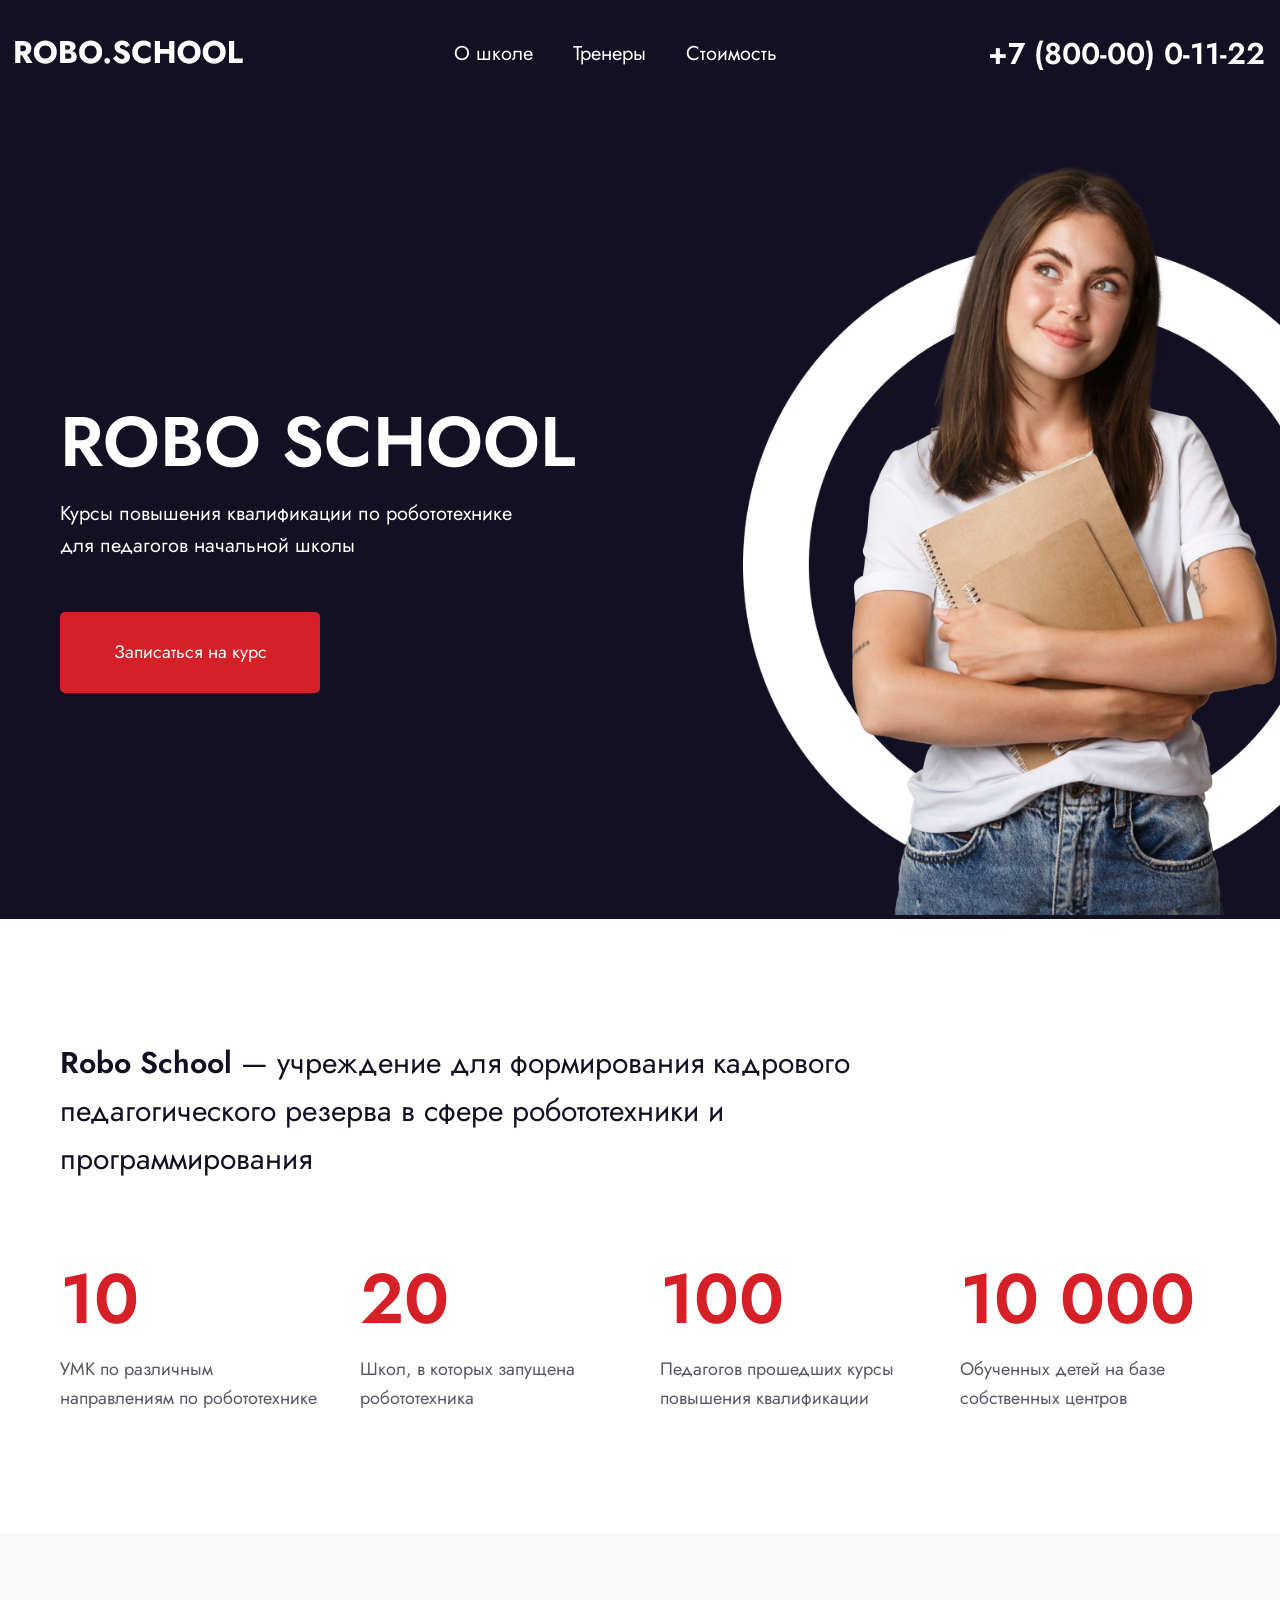
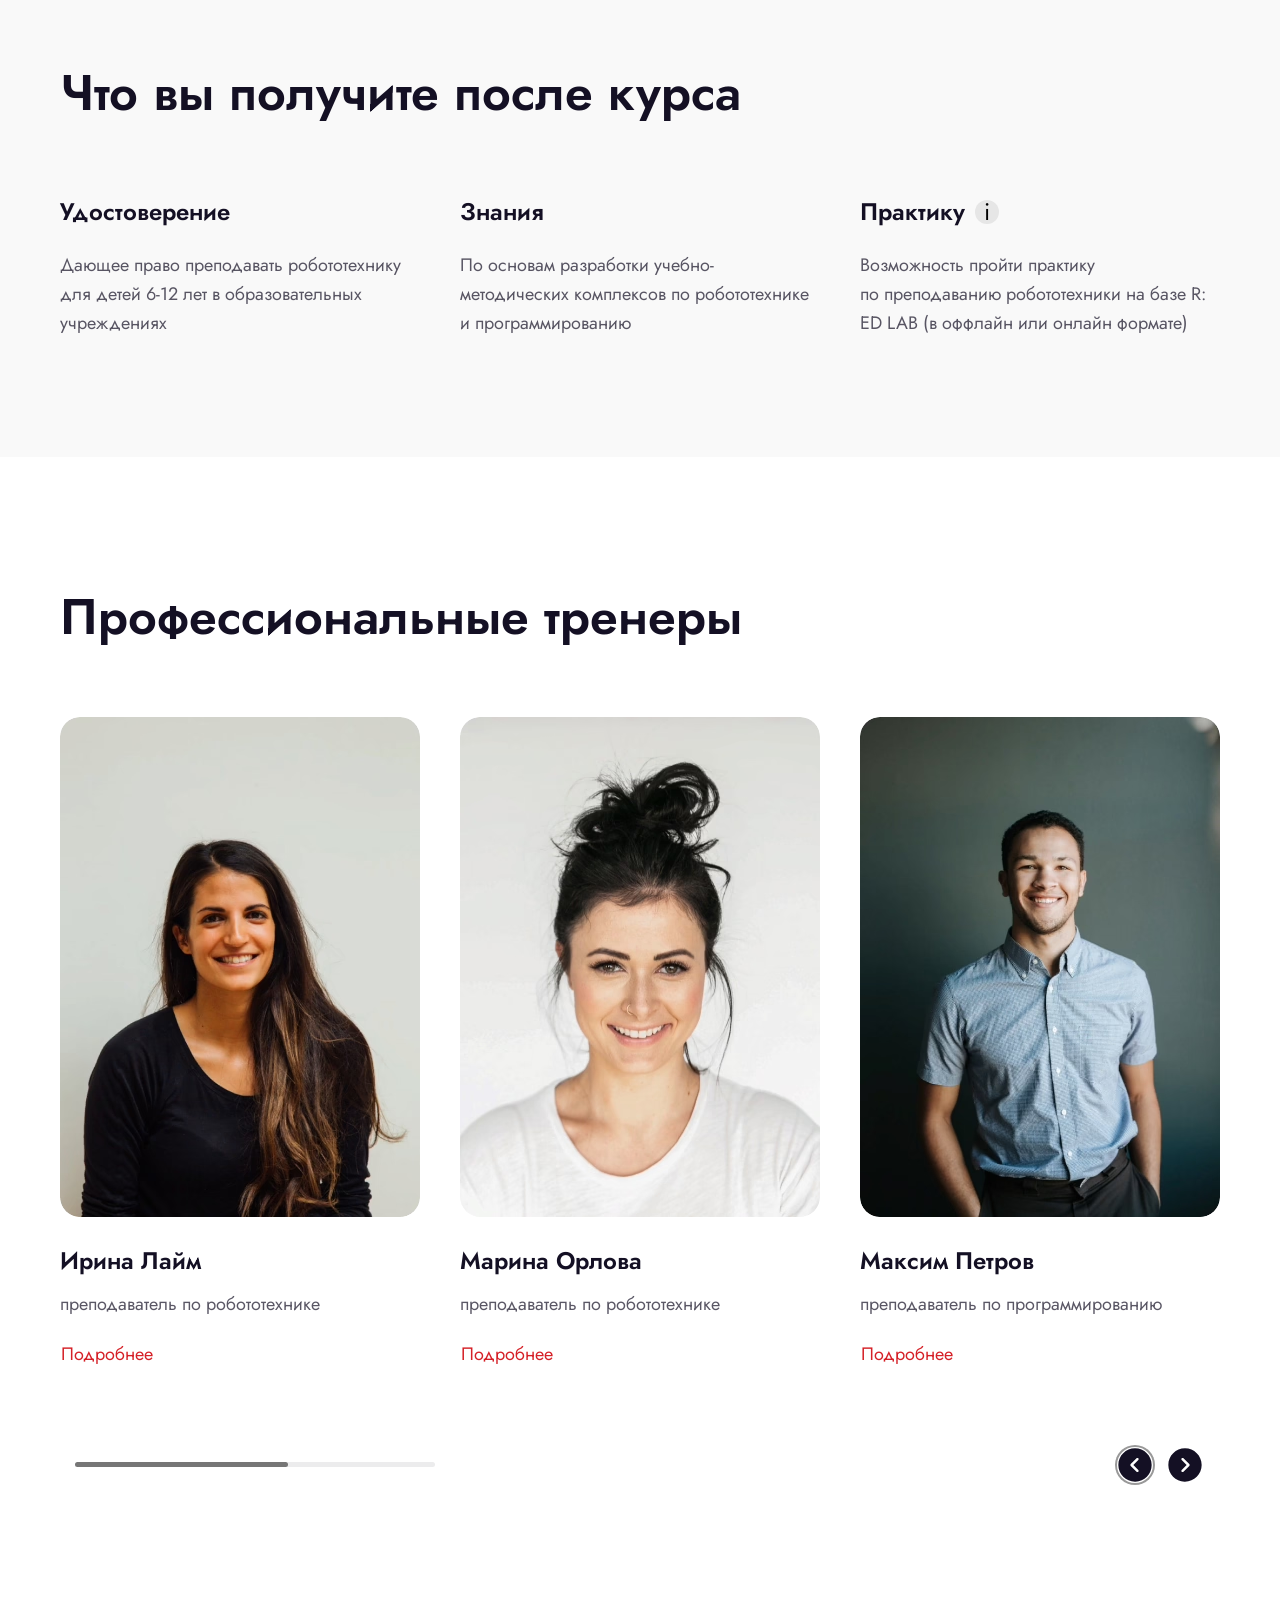
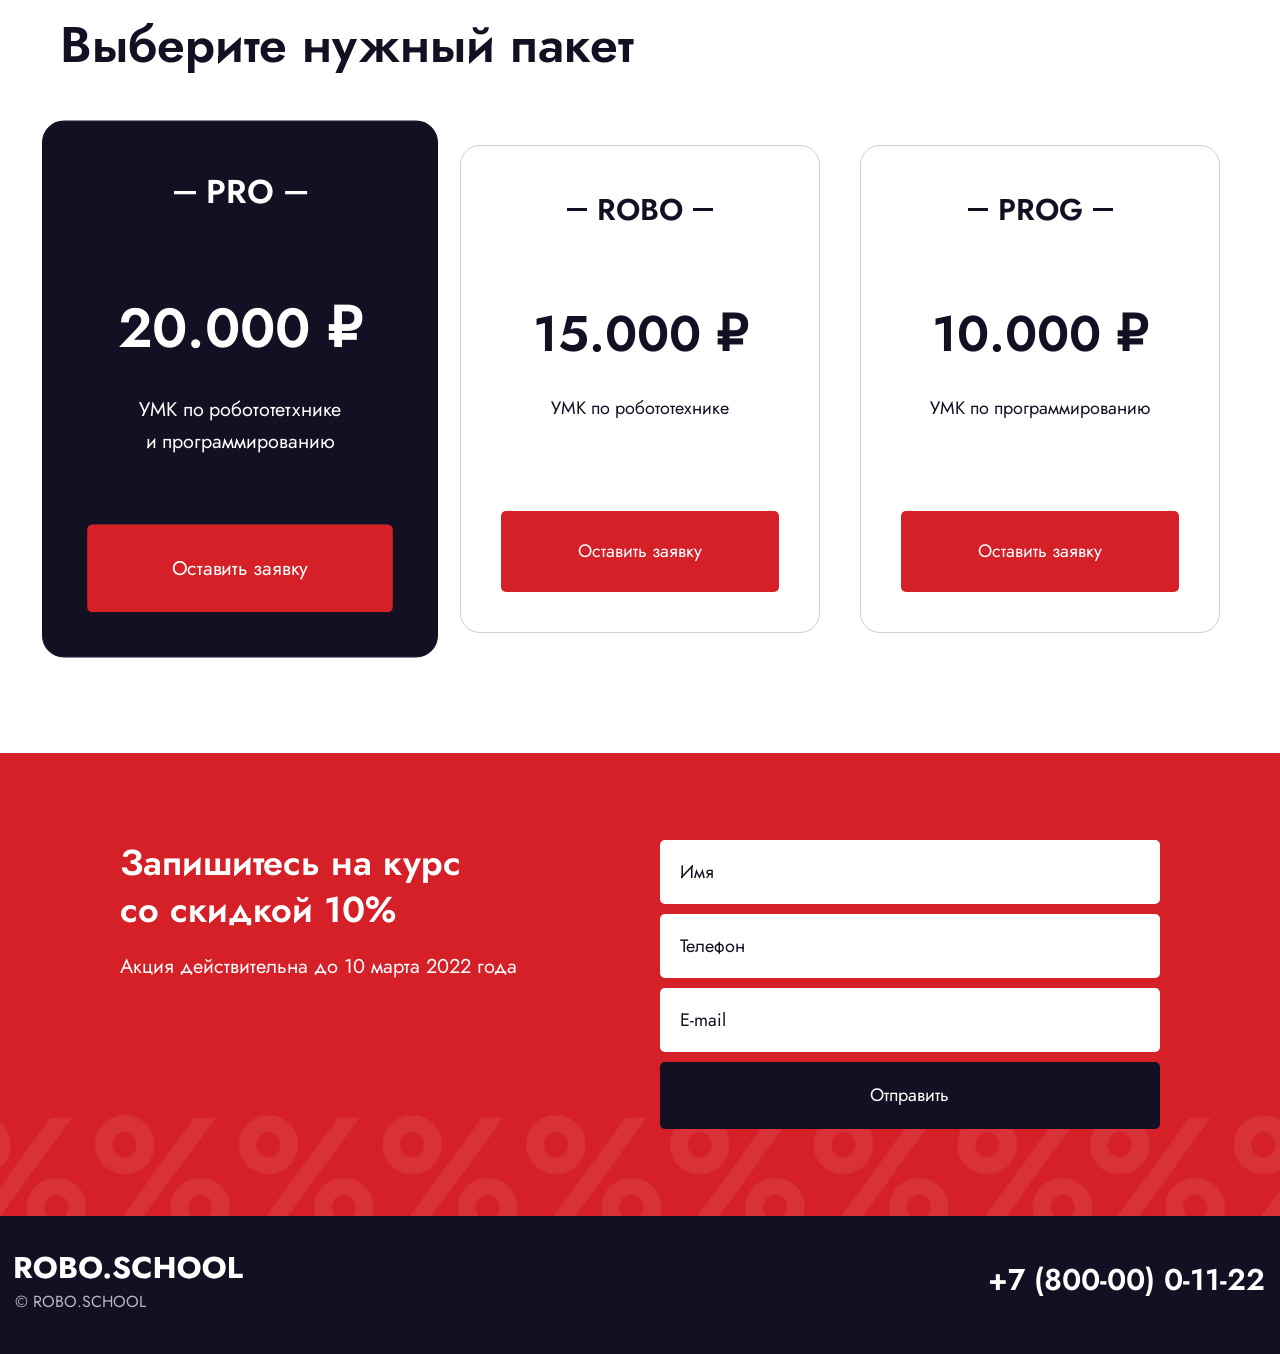
<file: Robo-school/app/index.html>
<!DOCTYPE html>
<html lang="en" class="page">

<head>
  <meta charset="UTF-8">
  <meta name="viewport" content="width=device-width, initial-scale=1.0">
  <link rel="icon" href="favicon.ico" type="image/x-icon">
  <link rel="icon" href="favicon.png" type="image/png">
  <meta http-equiv="X-UA-Compatible" content="ie=edge">
  <meta name="theme-color" content="#111111">
  <title>Robo.School-my testing project</title>
  <link rel="preload" href="fonts/jost-v14-latin_cyrillic-regular.woff2" as="font" type="font/woff2" crossorigin>
  <link rel="preload" href="fonts/jost-v14-latin_cyrillic-600.woff2" as="font" type="font/woff2" crossorigin>
  <link rel="preload" href="fonts/jost-v14-latin_cyrillic-700.woff2" as="font" type="font/woff2" crossorigin>
  <link rel="stylesheet" href="css/vendor.css">
  <link rel="stylesheet" href="css/main.css">
  <script defer src="js/main.js"></script>
</head>

<body class="page__body">
  <div class="site-container">
    <header class="header">
  <div class="container-fluid header__container">
    <a href="#" class="logo">
      <img loading="lazy" src="img/logo.svg" class="image" width="228" height="48" alt="Логотип RoboSchool">
    </a>
    <nav class="nav" title="Главное меню" data-menu>
      <ul class="list-reset nav__list">
        <li class="nav__item"><a href="#about" class="nav__link  link--text" data-menu-item data-scroll>О школе</a></li>
        <li class="nav__item"><a href="#trainers" class="nav__link  link--text" data-menu-item data-scroll>Тренеры</a></li>
        <li class="nav__item"><a href="#tariffs" class="nav__link  link--text" data-menu-item data-scroll>Стоимость</a></li>
      </ul>
      <button class="btn-reset burger-close link" aria-label="Закрыть меню" data-menu-close></button>
    </nav>
    <a href="tel:+78000001122" class="phone header__phone link">+7 (800-00) 0-11-22</a>
    <button class="btn-reset burger link" aria-label="Открыть меню" aria-expanded="false" data-burger>
      <span class="burger__line"></span>
      <span class="burger__line"></span>
      <span class="burger__line"></span>
    </button>
  </div>
</header>

    <main class="main">
      <section class="hero">
  <div class="container hero__container">
    <div class="hero__content">
      <h1 class="hero__title">
        Robo School
        <span class="hero__title-text">
          Курсы повышения квалификации по робототехнике для педагогов начальной школы
        </span>
      </h1>
      <a href="#tariffs" class="hero__link btn btn-reset" data-scroll>Записаться на курс</a>
    </div>
    <div class="hero__image">
      <picture>
        <source srcset="img/bg.avif" type="image/avif">
        <source srcset="img/bg.webp" type="image/webp">
        <img loading="lazy" src="img/bg" class="image" width="783" height="917" alt="Девушка, смотрящая вдаль">
      </picture>
    </div>
  </div>
</section>

      <section class="about section-offset" id="about">
  <div class="container">
    <h2 class="visually-hidden">О школе RoboSchool</h2>
    <p class="about__descr">
      <span class="about__descr-highlight">Robo School</span> — учреждение для формирования кадрового педагогического
      резерва в сфере робототехники и
      программирования
    </p>
    <ul class="list-reset about__list">
      <li class="about__item">
        <div class="about__digit">10</div>
        <p class="about__text">УМК по различным направлениям по робототехнике</p>
      </li>
      <li class="about__item">
        <div class="about__digit">20</div>
        <p class="about__text">Школ, в которых запущена робототехника</p>
      </li>
      <li class="about__item">
        <div class="about__digit">100</div>
        <p class="about__text">Педагогов прошедших курсы повышения квалификации</p>
      </li>
      <li class="about__item">
        <div class="about__digit">10 000</div>
        <p class="about__text">Обученных детей на базе собственных центров</p>
      </li>
    </ul>
  </div>
</section>

      <section class="benefits section-offset">
  <div class="container">
    <h2 class="benefits__title section-title">Что вы получите после курса</h2>
    <ul class="list-reset benefits__list">
      <li class="benefits__item">
        <h3 class="benefits__subtitle">Удостоверение</h3>
        <p class="benefits__descr">
          Дающее право преподавать робототехнику для детей 6-12 лет в образовательных учреждениях
        </p>
      </li>
      <li class="benefits__item">
        <h3 class="benefits__subtitle">Знания</h3>
        <p class="benefits__descr">
          По основам разработки учебно-методических комплексов
          по робототехнике и программированию
        </p>
      </li>
      <li class="benefits__item">
        <h3 class="benefits__subtitle">
          Практику

          <span class="tooltip">
            <button class="btn-reset tooltip__btn link" aria-describedby="id1">i
              <!-- <svg class="tooltip__icon">
                <use xlink:href="img/sprite.svg#tooltip-icon"></use>
              </svg> -->
            </button>
            <span class="tooltip__txt" role="tooltip" id="id1">
              <span class="visually-hidden">Тултип: </span>
              При наличии свободных мест
            </span>
          </span>

        </h3>
        <p class="benefits__descr">
          Возможность пройти практику по преподаванию робототехники на базе R: ED LAB (в оффлайн или онлайн формате)
        </p>
      </li>
    </ul>
  </div>
</section>

      <section id="trainers" class="trainers section-offset">
  <div class="container">
    <h2 class="section-title trainers__title">Профессиональные тренеры</h2>
    <div class="trainers__wrapper">
      <div class="swiper trainers__content">
        <div class="swiper-wrapper">
          <div class="swiper-slide">
            <div class="trainers__item">
              <picture>
                <source type="image/avif" srcset="img/teacher-1.avif">
                <source type="image/webp" srcset="img/teacher-1.webp">
                <img class="trainers__image" src="img/teacher-1.jpg" alt="Ирина Лайм" loading="lazy" width="360" height="500">
              </picture>
              <div class="trainers__name">Ирина Лайм</div>
              <div class="trainers__post">преподаватель по робототехнике</div>
              <button class="btn-reset trainers__btn btn--text" data-graph-path="trainer-1">Подробнее</button>
            </div>
          </div>
          <div class="swiper-slide">
            <div class="trainers__item">
              <picture>
                <source type="image/avif" srcset="img/teacher-2.avif">
                <source type="image/webp" srcset="img/teacher-2.webp">
                <img class="trainers__image" src="img/teacher-2.jpg" alt="Марина Орлова" loading="lazy" width="360" height="500">
              </picture>
              <div class="trainers__name">Марина Орлова</div>
              <div class="trainers__post">преподаватель по робототехнике</div>
              <button class="btn-reset trainers__btn btn--text" data-graph-path="trainer-1">Подробнее</button>
            </div>
          </div>
          <div class="swiper-slide">
            <div class="trainers__item">
              <picture>
                <source type="image/avif" srcset="img/teacher-3.avif">
                <source type="image/webp" srcset="img/teacher-3.webp">
                <img class="trainers__image" src="img/teacher-3.jpg" alt="Максим Петров" loading="lazy" width="360" height="500">
              </picture>
              <div class="trainers__name">Максим Петров</div>
              <div class="trainers__post">преподаватель по программированию</div>
              <button class="btn-reset trainers__btn btn--text" data-graph-path="trainer-1">Подробнее</button>
            </div>
          </div>
          <div class="swiper-slide">
            <div class="trainers__item">
              <picture>
                <source type="image/avif" srcset="img/teacher-4.avif">
                <source type="image/webp" srcset="img/teacher-4.webp">
                <img class="trainers__image" src="img/teacher-4.jpg" alt="Константин Назаров" loading="lazy" width="360" height="500">
              </picture>
              <div class="trainers__name">Константин Назаров</div>
              <div class="trainers__post">преподаватель по робототехнике</div>
              <button class="btn-reset trainers__btn btn--text" data-graph-path="trainer-1">Подробнее</button>
            </div>
          </div>
          <div class="swiper-slide">
            <div class="trainers__item">
              <picture>
                <source type="image/avif" srcset="img/teacher-5.avif">
                <source type="image/webp" srcset="img/teacher-5.webp">
                <img class="trainers__image" src="img/teacher-5.jpg" alt="Лиза Весенняя" loading="lazy" width="360" height="500">
              </picture>
              <div class="trainers__name">Лиза Весенняя</div>
              <div class="trainers__post">преподаватель по программированию</div>
              <button class="btn-reset trainers__btn btn--text" data-graph-path="trainer-1">Подробнее</button>
            </div>
          </div>
        </div>
      </div>
    </div>
    <div class="container">
      <div class="trainers__nav">
        <div class="swiper-scrollbar trainers__scroll"></div>
        <div class="trainers__btns">
          <button class="btn-reset nav-btn trainers__slider-btn trainers__slider-btn--prev" aria-label="Перейти к предыдущему слайду"></button>
          <button class="btn-reset nav-btn trainers__slider-btn trainers__slider-btn--next" aria-label="Перейти к следующему слайду"></button>
        </div>
      </div>
    </div>
  </div>

</section>

      <section class="tariffs section-offset" id="tariffs">
  <div class="container">
    <h2 class="section-title tariffs__title">Выберите нужный пакет</h2>
    <ul class="list-reset tariffs__list">
      <li class="tariffs__item tariffs__item--current">
        <h3 class="tariffs__subtitle">PRO</h3>
        <div class="tariffs__price">20.000 ₽</div>
        <p class="tariffs__descr">
          УМК по робототетхнике и программированию
        </p>
        <button class="btn-reset btn tariffs__btn">Оставить заявку</button>
      </li>
      <li class="tariffs__item">
        <h3 class="tariffs__subtitle">ROBO</h3>
        <div class="tariffs__price">15.000 ₽</div>
        <p class="tariffs__descr">
          УМК по робототехнике
        </p>
        <button class="btn-reset btn tariffs__btn">Оставить заявку</button>
      </li>
      <li class="tariffs__item">
        <h3 class="tariffs__subtitle">PROG</h3>
        <div class="tariffs__price">10.000 ₽</div>
        <p class="tariffs__descr">
          УМК по программированию
        </p>
        <button class="btn-reset btn tariffs__btn">Оставить заявку</button>
      </li>
    </ul>
  </div>
</section>

      <section class="order">
  <div class="container order__container">
    <div class="order__left">
      <h2 class="order__title">
        Запишитесь на курс со скидкой 10%
      </h2>
      <p class="order__descr">
        Акция действительна до 10 марта 2022 года
      </p>
    </div>
    <div class="order__right">
      <form action="#" class="form order__form">
        <label class="form__label">
          <input type="text" name="Имя" class="input-reset form__input input-name" placeholder="Имя">
        </label>
        <label class="form__label">
          <input type="tel" name="Телефон" class="input-reset form__input input-tel" placeholder="Телефон">
        </label>
        <label class="form__label">
          <input type="email" name="E-mail" class="input-reset form__input input-email" placeholder="E-mail">
        </label>
        <button class="btn-reset btn btn--dark form__btn">Отправить</button>
      </form>
    </div>
  </div>
</section>

    </main>

    <footer class="footer">
  <div class="container-fluid footer__container">
    <div class="footer__left">
      <a href="#" class="logo footer__logo">
        <img loading="lazy" src="img/logo.svg" class="image" width="228" height="48" alt="Логотип RoboSchool">
      </a>
      <div class="footer__copy">© ROBO.SCHOOL</div>
    </div>
    <a href="tel:+78000001122" class="phone link--text">+7 (800-00) 0-11-22</a>
  </div>
</footer>

    <div class="graph-modal">
  <div class="graph-modal__container popup" role="dialog" aria-modal="true" data-graph-target="trainer-1">
    <button class="btn-reset link--text graph-modal__close js-modal-close" aria-label="Закрыть модальное окно btn--text">Закрыть</button>
    <div class="graph-modal__content">
      <div class="popup__top">
        <div class="popup__image">
          <picture>
            <source srcset="img/teacher-2.avif" type="image/avif">
            <source srcset="img/teacher-2.webp" type="image/webp">
            <img loading="lazy" src="img/teacher-2.jpg" class="image" width="160" height="222" alt="Марина Орлова">
          </picture>
        </div>
        <div class="popup__info">
          <div class="popup__name">Марина Орлова</div>
          <div class="popup__post">преподаватель по робототехнике</div>
          <ul class="list-reset social">
            <li class="social__item">
              <a href="#" target="_blank" class="social__link link">
                <svg class="social__svg">
                  <use xlink:href="img/sprite.svg#fb"></use>
                </svg>
              </a>
            </li>
            <li class="social__item">
              <a href="#" target="_blank" class="social__link link">
                <svg class="social__svg">
                  <use xlink:href="img/sprite.svg#in"></use>
                </svg>
              </a>
            </li>
          </ul>
        </div>
      </div>
      <div class="popup__bottom">
        <div class="tabs" data-tabs="popup">
          <div class="tabs__menu">
            <ul class="list-reset tabs__nav">
              <li class="tabs__nav-item"><button class="btn-reset tabs__nav-btn btn--text" type="button">Образование</button></li>
              <li class="tabs__nav-item"><button class="btn-reset tabs__nav-btn btn--text" type="button">Опыт работы</button></li>
              <li class="tabs__nav-item"><button class="btn-reset tabs__nav-btn btn--text" type="button">Награды</button></li>
            </ul>
          </div>
          <div class="tabs__content">
            <div class="tabs__panel">
              <div class="popup__bottom-content" data-simplebar>
                <div class="popup__descr">
                  <p class="popup__text">Сентябрь 1995 — Июнь 2000</p>
                  <p class="popup__text">Санкт-Петербургский политехнический университет Петра Великого</p>
                  <p class="popup__text">Факультет: Компьютерных наук и технологий</p>
                  <p class="popup__text">Специальность: Математика и компьютерные науки</p>
                  <p class="popup__text">Форма обучения: Очная</p>
                </div>
                <div class="popup__content">
                  <h3 class="popup__subtitle">Курсы и тренинги</h3>
                  <p class="popup__text">Сентябрь 1995 — Июнь 2000</p>
                  <p class="popup__text">Санкт-Петербургский политехнический университет Петра Великого</p>
                  <p class="popup__text">Факультет: Компьютерных наук и технологий</p>
                  <p class="popup__text">Специальность: Математика и компьютерные науки</p>
                  <p class="popup__text">Форма обучения: Очная</p>
                </div>
              </div>
            </div>
            <div class="tabs__panel">
              <div class="popup__bottom-content" data-simplebar>
                <div class="popup__descr">
                  <p class="popup__text">Сентябрь 1997 — Июнь 2100</p>
                  <p class="popup__text">Санкт-Петербургский политехнический университет Петра Великого</p>
                  <p class="popup__text">Факультет: Компьютерных наук и технологий</p>
                  <p class="popup__text">Специальность: Математика и компьютерные науки</p>
                  <p class="popup__text">Форма обучения: Очная</p>
                </div>
                <div class="popup__content">
                  <h3 class="popup__subtitle">Курсы и тренинги</h3>
                  <p class="popup__text">Сентябрь 2005 — Июнь 2020</p>
                  <p class="popup__text">Санкт-Петербургский политехнический университет Петра Великого</p>
                  <p class="popup__text">Факультет: Компьютерных наук и технологий</p>
                  <p class="popup__text">Специальность: Математика и компьютерные науки</p>
                  <p class="popup__text">Форма обучения: Очная</p>
                </div>
              </div>
            </div>
            <div class="tabs__panel">
              <div class="popup__bottom-content" data-simplebar>
                <div class="popup__descr">
                  <p class="popup__text">Сентябрь 1995 — Июнь 2000</p>
                  <p class="popup__text">Санкт-Петербургский политехнический университет Петра Великого</p>
                  <p class="popup__text">Факультет: Компьютерных наук и технологий</p>
                  <p class="popup__text">Специальность: Математика и компьютерные науки</p>
                  <p class="popup__text">Форма обучения: Очная</p>
                </div>
                <div class="popup__content">
                  <h3 class="popup__subtitle">Курсы и тренинги</h3>
                  <p class="popup__text">Сентябрь 1995 — Июнь 2000</p>
                  <p class="popup__text">Санкт-Петербургский политехнический университет Петра Великого</p>
                  <p class="popup__text">Факультет: Компьютерных наук и технологий</p>
                  <p class="popup__text">Специальность: Математика и компьютерные науки</p>
                  <p class="popup__text">Форма обучения: Очная</p>
                </div>
                <div class="popup__content">
                  <h3 class="popup__subtitle">Курсы и тренинги</h3>
                  <p class="popup__text">Сентябрь 1995 — Июнь 2000</p>
                  <p class="popup__text">Санкт-Петербургский политехнический университет Петра Великого</p>
                  <p class="popup__text">Факультет: Компьютерных наук и технологий</p>
                  <p class="popup__text">Специальность: Математика и компьютерные науки</p>
                  <p class="popup__text">Форма обучения: Очная</p>
                </div>
                <div class="popup__content">
                  <h3 class="popup__subtitle">Курсы и тренинги</h3>
                  <p class="popup__text">Сентябрь 1995 — Июнь 2000</p>
                  <p class="popup__text">Санкт-Петербургский политехнический университет Петра Великого</p>
                  <p class="popup__text">Факультет: Компьютерных наук и технологий</p>
                  <p class="popup__text">Специальность: Математика и компьютерные науки</p>
                  <p class="popup__text">Форма обучения: Очная</p>
                </div>
                <div class="popup__content">
                  <h3 class="popup__subtitle">Курсы и тренинги</h3>
                  <p class="popup__text">Сентябрь 1995 — Июнь 2000</p>
                  <p class="popup__text">Санкт-Петербургский политехнический университет Петра Великого</p>
                  <p class="popup__text">Факультет: Компьютерных наук и технологий</p>
                  <p class="popup__text">Специальность: Математика и компьютерные науки</p>
                  <p class="popup__text">Форма обучения: Очная</p>
                </div>
              </div>
            </div>
          </div>
        </div>
      </div>
    </div>
  </div>
</div>

  </div>
</body>

</html>
</file>
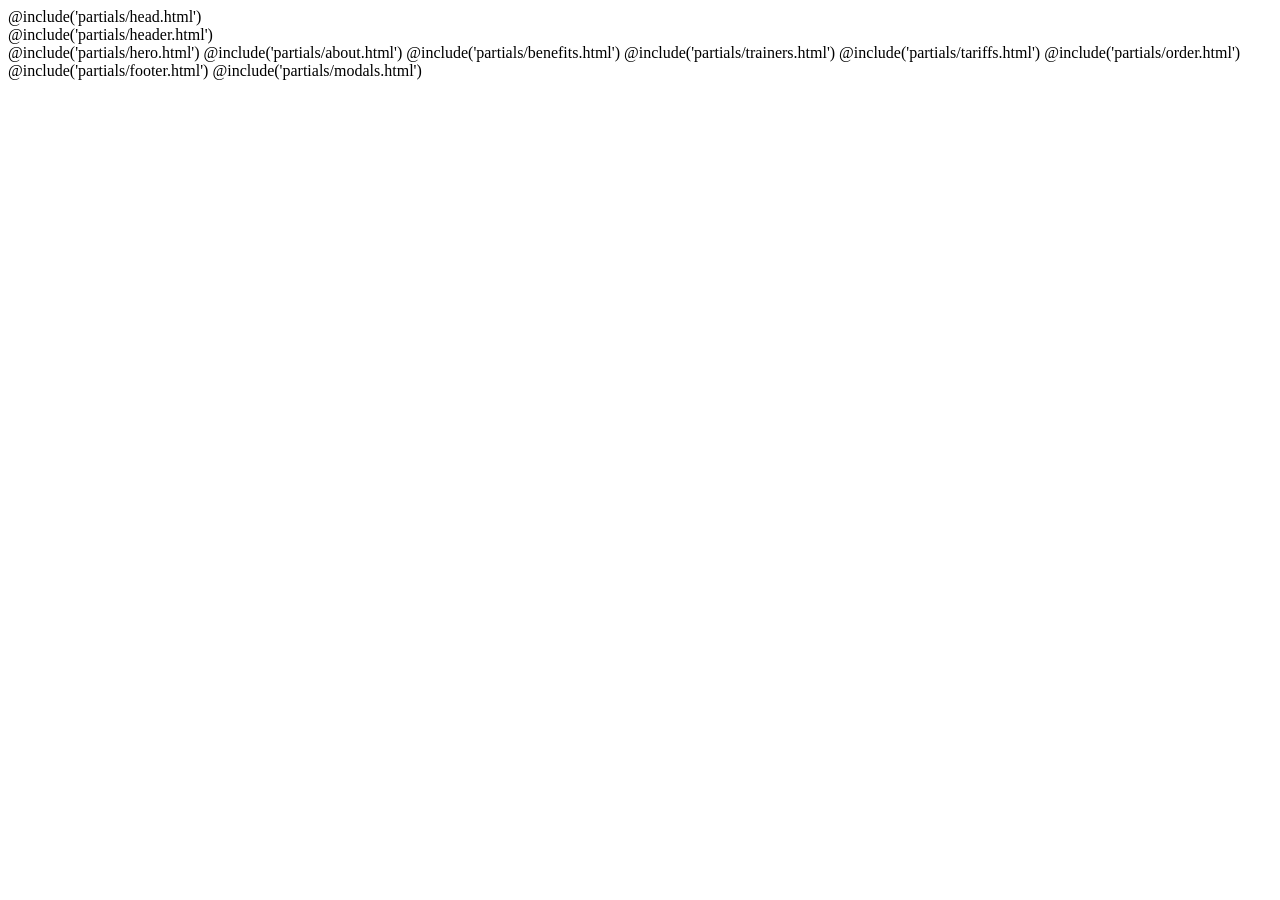
<file: Robo-school/src/index.html>
<!DOCTYPE html>
<html lang="en" class="page">

@include('partials/head.html')

<body class="page__body">
  <div class="site-container">
    @include('partials/header.html')
    <main class="main">
      @include('partials/hero.html')
      @include('partials/about.html')
      @include('partials/benefits.html')
      @include('partials/trainers.html')
      @include('partials/tariffs.html')
      @include('partials/order.html')
    </main>

    @include('partials/footer.html')
    @include('partials/modals.html')

  </div>
</body>

</html>
</file>
<file: Robo-school/app/css/main.css>
:root {
  --font-family: "Jost", sans-serif;
  --content-width: 1160px;
  --content-fluid-width: 1790px;
  --container-offset: 15px;
  --container-width: calc(var(--content-width) + (var(--container-offset) * 2));
  --container-fluid-width: calc(var(--content-fluid-width) + (var(--container-offset) * 2));
  --light-color: #fff;
  --dark-color: #141024;
  --text-color: rgba(20, 16, 36, 0.7);
  --color-gray: #999;
  --accent-color: #d52027;
}

/* stylelint-disable */ /* stylelint-disable */ /* stylelint-disable */
.custom-checkbox__field:checked + .custom-checkbox__content::after {
  opacity: 1;
}

.custom-checkbox__field:focus + .custom-checkbox__content::before {
  outline: 2px solid #f00;
  outline-offset: 2px;
}

.custom-checkbox__field:disabled + .custom-checkbox__content {
  opacity: 0.4;
  pointer-events: none;
}

/* stylelint-disable */ /* stylelint-disable */
@font-face {
  font-family: "Jost";
  src: url("../fonts/../fonts/jost-v14-latin_cyrillic-regular.woff2") format("woff2");
  font-weight: 400;
  font-display: swap;
  font-style: normal;
}
@font-face {
  font-family: "Jost";
  src: url("../fonts/../fonts/jost-v14-latin_cyrillic-600.woff2") format("woff2");
  font-weight: 600;
  font-display: swap;
  font-style: normal;
}
@font-face {
  font-family: "Jost";
  src: url("../fonts/../fonts/jost-v14-latin_cyrillic-700.woff2") format("woff2");
  font-weight: 700;
  font-display: swap;
  font-style: normal;
}
html {
  -webkit-box-sizing: border-box;
  box-sizing: border-box;
}

*,
*::before,
*::after {
  -webkit-box-sizing: inherit;
  box-sizing: inherit;
}

.page {
  height: 100%;
  font-family: var(--font-family, sans-serif);
  -webkit-text-size-adjust: 100%;
}

.page__body {
  margin: 0;
  min-width: 320px;
  min-height: 100%;
  font-size: 16px;
}

img {
  height: auto;
  max-width: 100%;
  -o-object-fit: cover;
  object-fit: cover;
}

a {
  text-decoration: none;
}

.site-container {
  overflow: hidden;
}

.is-hidden {
  display: none !important; /* stylelint-disable-line declaration-no-important */
}

.btn-reset {
  border: none;
  padding: 0;
  background: transparent;
  cursor: pointer;
}

.list-reset {
  list-style: none;
  margin: 0;
  padding: 0;
}

.input-reset {
  -webkit-appearance: none;
  -moz-appearance: none;
  appearance: none;
  border: none;
  border-radius: 0;
  background-color: #fff;
}
.input-reset::-webkit-search-decoration, .input-reset::-webkit-search-cancel-button, .input-reset::-webkit-search-results-button, .input-reset::-webkit-search-results-decoration {
  display: none;
}

.visually-hidden {
  position: absolute;
  overflow: hidden;
  margin: -1px;
  border: 0;
  padding: 0;
  width: 1px;
  height: 1px;
  clip: rect(0 0 0 0);
}

.container {
  margin: 0 auto;
  padding: 0 var(--container-offset);
  max-width: var(--container-width);
}

.container-fluid {
  margin: 0 auto;
  padding: 0 var(--container-offset);
  max-width: var(--container-fluid-width);
}

.js-focus-visible :focus:not(.focus-visible) {
  outline: none;
}

.centered {
  text-align: center;
}

.dis-scroll {
  position: fixed;
  left: 0;
  top: 0;
  overflow: hidden;
  width: 100%;
  height: 100vh;
  -ms-scroll-chaining: none;
  overscroll-behavior: none;
}

.page--ios .dis-scroll {
  position: relative;
}

.section-offset {
  padding: 120px 0;
}
@media (max-width: 576px) {
  .section-offset {
    padding: 50px 0;
  }
}

.section-title {
  margin: 0;
  margin-bottom: 60px;
  font-weight: 600;
  font-size: 50px;
  line-height: 160%;
  color: var(--dark-color);
}
@media (max-width: 768px) {
  .section-title {
    line-height: 60px;
  }
}
@media (max-width: 576px) {
  .section-title {
    font-size: 25px;
    line-height: 39px;
    margin-bottom: 30px;
  }
}

@media (max-width: 576px) {
  .logo {
    width: 136px;
    height: 13px;
  }
}

.btn {
  display: -webkit-inline-box;
  display: -ms-inline-flexbox;
  display: inline-flex;
  -webkit-box-align: center;
  -ms-flex-align: center;
  align-items: center;
  -webkit-box-pack: center;
  -ms-flex-pack: center;
  justify-content: center;
  min-width: 260px;
  padding: 25px 30px;
  border: 1px solid transparent;
  border-radius: 5px;
  font-size: 18px;
  font-weight: 400;
  line-height: 160%;
  color: var(--light-color);
  text-align: center;
  background-color: var(--accent-color);
  outline: none;
  -webkit-transition: background-color 0.3s ease, border-color 0.3s ease, color 0.3s ease;
  -o-transition: background-color 0.3s ease, border-color 0.3s ease, color 0.3s ease;
  transition: background-color 0.3s ease, border-color 0.3s ease, color 0.3s ease;
}
@media (any-hover: hover) {
  .btn:hover:not(:focus):not(:active) {
    border-color: var(--accent-color);
    color: var(--accent-color);
    background-color: var(--light-color);
    -webkit-transition: background-color 0.3s ease, border-color 0.3s ease, color 0.3s ease;
    -o-transition: background-color 0.3s ease, border-color 0.3s ease, color 0.3s ease;
    transition: background-color 0.3s ease, border-color 0.3s ease, color 0.3s ease;
  }
}
.btn:focus {
  border-color: var(--accent-color);
  color: var(--accent-color);
  background-color: var(--light-color);
}
.btn:active {
  opacity: 0.4;
}
.btn--dark {
  background-color: var(--dark-color);
}
.btn--text {
  position: relative;
  border: 1px solid transparent;
  outline: none;
  -webkit-transition: color 0.3s ease, border-color 0.3s ease, -webkit-transform 0.3s ease;
  transition: color 0.3s ease, border-color 0.3s ease, -webkit-transform 0.3s ease;
  -o-transition: color 0.3s ease, border-color 0.3s ease, transform 0.3s ease;
  transition: color 0.3s ease, border-color 0.3s ease, transform 0.3s ease;
  transition: color 0.3s ease, border-color 0.3s ease, transform 0.3s ease, -webkit-transform 0.3s ease;
}
.btn--text::after {
  content: "";
  position: absolute;
  bottom: 0;
  left: 0;
  width: 100%;
  height: 1px;
  background-color: var(--accent-color);
  -webkit-transform: scaleX(0);
  -ms-transform: scaleX(0);
  transform: scaleX(0);
  -webkit-transform-origin: left;
  -ms-transform-origin: left;
  transform-origin: left;
  -webkit-transition: background-color 0.3s ease, -webkit-transform 0.3s ease;
  transition: background-color 0.3s ease, -webkit-transform 0.3s ease;
  -o-transition: transform 0.3s ease, background-color 0.3s ease;
  transition: transform 0.3s ease, background-color 0.3s ease;
  transition: transform 0.3s ease, background-color 0.3s ease, -webkit-transform 0.3s ease;
}
@media (any-hover: hover) {
  .btn--text:hover:not(:focus):not(:active) {
    color: var(--dark-color);
  }
  .btn--text:hover:not(:focus):not(:active)::after {
    -webkit-transform: scaleX(1);
    -ms-transform: scaleX(1);
    transform: scaleX(1);
  }
}
.btn--text:focus {
  border-color: var(--accent-color);
}
.btn--text:active {
  color: var(--dark-color);
}
@media (max-width: 576px) {
  .btn {
    padding: 20px;
    font-size: 16px;
  }
}

.link {
  -webkit-transition: background-color 0.3s ease;
  -o-transition: background-color 0.3s ease;
  transition: background-color 0.3s ease;
}
@media (any-hover: hover) {
  .link:hover:not(:focus):not(:active) {
    background-color: var(--accent-color);
    -webkit-transition: background-color 0.3s ease;
    -o-transition: background-color 0.3s ease;
    transition: background-color 0.3s ease;
  }
}
.link:focus {
  background-color: var(--accent-color);
  outline: none;
}
.link:active {
  opacity: 0.4;
}
.link--text {
  -webkit-transition: color 0.3s ease;
  -o-transition: color 0.3s ease;
  transition: color 0.3s ease;
}
@media (any-hover: hover) {
  .link--text:hover:not(:focus):not(:active) {
    color: var(--accent-color);
    -webkit-transition: background-color 0.3s ease, color 0.3s ease;
    -o-transition: background-color 0.3s ease, color 0.3s ease;
    transition: background-color 0.3s ease, color 0.3s ease;
  }
}
.link--text:focus {
  color: var(--accent-color);
  outline: none;
}

.phone {
  font-weight: 600;
  font-size: 30px;
  line-height: 160%;
  color: var(--light-color);
}

.tooltip {
  margin-left: 10px;
}
.tooltip__btn {
  display: -webkit-box;
  display: -ms-flexbox;
  display: flex;
  -webkit-box-align: center;
  -ms-flex-align: center;
  align-items: center;
  -webkit-box-pack: center;
  -ms-flex-pack: center;
  justify-content: center;
  border-radius: 100%;
  width: 24px;
  height: 24px;
  background: rgba(8, 7, 15, 0.08);
}
.tooltip__btn:focus + .tooltip__txt {
  opacity: 1;
  visibility: visible;
}
@media (any-hover: hover) {
  .tooltip__btn:hover:not(:focus):not(:active) + .tooltip__txt {
    opacity: 1;
    visibility: visible;
  }
}
.tooltip__icon {
  fill: var(--dark-color);
  width: 4px;
  height: 14px;
}
.tooltip__txt {
  border-radius: 5px;
  padding: 15px 20px;
  -webkit-box-shadow: 0 2px 8px rgba(20, 16, 36, 0.1);
  box-shadow: 0 2px 8px rgba(20, 16, 36, 0.1);
  font-weight: 400;
  font-size: 16px;
  line-height: 160%;
  text-align: center;
  color: var(--accent-color);
  background: var(--light-color);
  opacity: 0;
  visibility: hidden;
  -webkit-transition: opacity 0.3s ease-in-out, visibility 0.3s ease-in-out;
  -o-transition: opacity 0.3s ease-in-out, visibility 0.3s ease-in-out;
  transition: opacity 0.3s ease-in-out, visibility 0.3s ease-in-out;
}

.form {
  display: -webkit-box;
  display: -ms-flexbox;
  display: flex;
  -webkit-box-orient: vertical;
  -webkit-box-direction: normal;
  -ms-flex-direction: column;
  flex-direction: column;
  width: 100%;
}
.form__label {
  display: -webkit-box;
  display: -ms-flexbox;
  display: flex;
  -webkit-box-orient: vertical;
  -webkit-box-direction: reverse;
  -ms-flex-direction: column-reverse;
  flex-direction: column-reverse;
  margin-bottom: 10px;
  width: 100%;
}
.form .just-validate-error-label {
  margin-bottom: 3px;
  color: var(--light-color) !important;
}
.form__input {
  border-radius: 5px;
  width: 100%;
  height: 64px;
  padding: 0 20px;
  font-weight: 400;
  font-size: 18px;
  line-height: 26px;
  color: var(--dark-color);
  outline: none;
  -webkit-transition: color 0.3s ease, background-color 0.3s ease;
  -o-transition: color 0.3s ease, background-color 0.3s ease;
  transition: color 0.3s ease, background-color 0.3s ease;
}
.form__input::-webkit-input-placeholder {
  opacity: 1;
  -webkit-transition: opacity 0.3s ease;
  transition: opacity 0.3s ease;
  color: var(--dark-color);
}
.form__input::-moz-placeholder {
  opacity: 1;
  -moz-transition: opacity 0.3s ease;
  transition: opacity 0.3s ease;
  color: var(--dark-color);
}
.form__input:-ms-input-placeholder {
  opacity: 1;
  -ms-transition: opacity 0.3s ease;
  transition: opacity 0.3s ease;
  color: var(--dark-color);
}
.form__input::-ms-input-placeholder {
  opacity: 1;
  -ms-transition: opacity 0.3s ease;
  transition: opacity 0.3s ease;
  color: var(--dark-color);
}
.form__input::placeholder {
  opacity: 1;
  -webkit-transition: opacity 0.3s ease;
  -o-transition: opacity 0.3s ease;
  transition: opacity 0.3s ease;
  color: var(--dark-color);
}
@media (any-hover: hover) {
  .form__input:hover:not(:focus):not(:active) {
    background-color: rgba(102, 102, 102, 0.5);
    color: var(--light-color);
  }
}
.form__input:focus {
  background-color: var(--text-color);
  color: var(--light-color);
}
.form__input:focus:focus::-webkit-input-placeholder {
  opacity: 0;
  -webkit-transition: opacity 0.3s ease;
  transition: opacity 0.3s ease;
}
.form__input:focus:focus::-moz-placeholder {
  opacity: 0;
  -moz-transition: opacity 0.3s ease;
  transition: opacity 0.3s ease;
}
.form__input:focus:focus:-ms-input-placeholder {
  opacity: 0;
  -ms-transition: opacity 0.3s ease;
  transition: opacity 0.3s ease;
}
.form__input:focus:focus::-ms-input-placeholder {
  opacity: 0;
  -ms-transition: opacity 0.3s ease;
  transition: opacity 0.3s ease;
}
.form__input:focus:focus::placeholder {
  opacity: 0;
  -webkit-transition: opacity 0.3s ease;
  -o-transition: opacity 0.3s ease;
  transition: opacity 0.3s ease;
}
.form__btn {
  padding: 18px 30px;
}

.social {
  display: -webkit-box;
  display: -ms-flexbox;
  display: flex;
  -webkit-box-align: center;
  -ms-flex-align: center;
  align-items: center;
}
.social__item:not(:last-child) {
  margin-right: 10px;
}
.social__link {
  display: block;
  width: 30px;
  height: 30px;
  border-radius: 50%;
  color: var(--dark-color);
  overflow: hidden;
  -webkit-transition: color 0.3s ease;
  -o-transition: color 0.3s ease;
  transition: color 0.3s ease;
}
@media (any-hover: hover) {
  .social__link:hover:not(:focus):not(:active) {
    background-color: var(--accent-color);
    -webkit-transition: color 0.3s ease;
    -o-transition: color 0.3s ease;
    transition: color 0.3s ease;
  }
}
.social__link:focus {
  background-color: var(--accent-color);
  outline: none;
}
.social__link:active {
  opacity: 0.4;
}
.social__svg {
  display: block;
  width: 100%;
  height: 100%;
  fill: currentColor;
  stroke: currentColor;
  -o-object-fit: cover;
  object-fit: cover;
}

.header {
  position: absolute;
  left: 0;
  top: 0;
  padding: 30px 0;
  width: 100%;
}
.header__container {
  display: -webkit-box;
  display: -ms-flexbox;
  display: flex;
  -webkit-box-align: center;
  -ms-flex-align: center;
  align-items: center;
  -webkit-box-pack: justify;
  -ms-flex-pack: justify;
  justify-content: space-between;
}
@media (max-width: 992px) {
  .header__container {
    -webkit-box-align: center;
    -ms-flex-align: center;
    align-items: center;
    -webkit-box-pack: initial;
    -ms-flex-pack: initial;
    justify-content: initial;
  }
}
@media (max-width: 992px) {
  .header__phone {
    position: relative;
    margin-right: 10px;
    margin-left: auto;
    border: 1px solid rgba(255, 255, 255, 0.08);
    border-radius: 10px;
    width: 44px;
    height: 44px;
    font-size: 0;
    background-image: url("../img/phone.svg");
    background-position: center;
    background-size: 24px 24px;
    background-repeat: no-repeat;
  }
}

.burger {
  display: none;
  position: relative;
  border: 1px solid rgba(255, 255, 255, 0.08);
  border-radius: 10px;
  width: 44px;
  height: 44px;
}
.burger__line {
  position: absolute;
  left: 50%;
  top: 50%;
  border-radius: 100px;
  width: 26px;
  height: 2px;
  background-color: var(--light-color);
  -webkit-transform: translateX(-50%) translateY(-50%);
  -ms-transform: translateX(-50%) translateY(-50%);
  transform: translateX(-50%) translateY(-50%);
}
.burger__line:first-child {
  margin-top: -7px;
}
.burger__line:last-child {
  left: 9px;
  margin-top: 7px;
  width: 13px;
  -webkit-transform: translateY(-50%);
  -ms-transform: translateY(-50%);
  transform: translateY(-50%);
}
@media (max-width: 992px) {
  .burger {
    display: block;
  }
}

.burger-close {
  position: absolute;
  display: none;
  right: var(--container-offset);
  top: 30px;
  border: 1px solid rgba(255, 255, 255, 0.08);
  border-radius: 10px;
  width: 44px;
  height: 44px;
  background-image: url("../img/close.svg");
  background-position: center;
  background-size: 14px 12px;
  background-repeat: no-repeat;
}
@media (max-width: 992px) {
  .burger-close {
    display: block;
  }
}

.nav__list {
  display: -webkit-box;
  display: -ms-flexbox;
  display: flex;
  -webkit-box-align: center;
  -ms-flex-align: center;
  align-items: center;
}
@media (max-width: 992px) {
  .nav__list {
    display: -webkit-box;
    display: -ms-flexbox;
    display: flex;
    -webkit-box-align: center;
    -ms-flex-align: center;
    align-items: center;
    -webkit-box-pack: center;
    -ms-flex-pack: center;
    justify-content: center;
    -webkit-box-orient: vertical;
    -webkit-box-direction: normal;
    -ms-flex-direction: column;
    flex-direction: column;
    width: 100%;
    height: 100%;
  }
}
.nav__item:not(:last-child) {
  margin-right: 40px;
}
@media (max-width: 992px) {
  .nav__item:not(:last-child) {
    margin-right: 0;
    margin-bottom: 30px;
  }
}
.nav__link {
  font-weight: 400;
  font-size: 20px;
  line-height: 160%;
  color: var(--light-color);
}
@media (max-width: 992px) {
  .nav__link {
    font-weight: 600;
    font-size: 30px;
    line-height: 160%;
  }
}
@media (max-width: 992px) {
  .nav {
    position: fixed;
    left: 0;
    top: 0;
    z-index: 500;
    overflow-y: auto;
    width: 100%;
    height: 100vh;
    background-color: var(--dark-color);
    opacity: 0;
    visibility: hidden;
    -webkit-transition: opacity 0.3s ease-in-out, visibility 0.3s ease-in-out;
    -o-transition: opacity 0.3s ease-in-out, visibility 0.3s ease-in-out;
    transition: opacity 0.3s ease-in-out, visibility 0.3s ease-in-out;
  }
}

.menu--active {
  opacity: 1;
  visibility: visible;
}

.hero {
  padding-top: 250px;
  padding-top: 160px;
  min-height: 800px;
  background-color: var(--dark-color);
}
.hero__container {
  display: -webkit-box;
  display: -ms-flexbox;
  display: flex;
  -webkit-box-align: center;
  -ms-flex-align: center;
  align-items: center;
}
.hero__content {
  max-width: 516px;
}
@media (max-width: 992px) {
  .hero__content {
    max-width: none;
  }
}
.hero__image {
  -webkit-transform: translateX(167px);
  -ms-transform: translateX(167px);
  transform: translateX(167px);
}
@media (max-width: 992px) {
  .hero__image {
    display: none;
  }
}
.hero__title {
  margin: 0;
  margin-bottom: 50px;
  font-weight: 600;
  font-size: 70px;
  line-height: 160%;
  text-transform: uppercase;
  color: var(--light-color);
}
.hero__title-text {
  display: block;
  max-width: 90%;
  font-weight: 400;
  font-size: 20px;
  line-height: 160%;
  text-transform: initial;
}
@media (max-width: 576px) {
  .hero__title-text {
    font-size: 16px;
    line-height: 140%;
  }
}
@media (max-width: 576px) {
  .hero__title {
    margin-bottom: 30px;
    font-size: 50px;
    line-height: 140%;
  }
}
@media (max-width: 992px) {
  .hero {
    padding-bottom: 100px;
    min-height: auto;
  }
}
@media (max-width: 576px) {
  .hero {
    padding-top: 100px;
    padding-bottom: 50px;
  }
}

.about {
  background-color: var(--light-color);
}
.about__descr {
  margin: 0;
  margin-bottom: 60px;
  max-width: 892px;
  font-weight: 400;
  font-size: 30px;
  line-height: 160%;
  color: var(--dark-color);
}
.about__descr-highlight {
  font-weight: 600;
}
@media (max-width: 576px) {
  .about__descr {
    margin-bottom: 30px;
    font-size: 16px;
    line-height: 140%;
  }
}
.about__list {
  display: -ms-grid;
  display: grid;
  -ms-grid-columns: (1fr)[12];
  grid-template-columns: repeat(12, 1fr);
  gap: 40px;
}
@media (max-width: 576px) {
  .about__list {
    -ms-grid-columns: (1fr)[4];
    grid-template-columns: repeat(4, 1fr);
    gap: 20px;
  }
}
.about__item {
  -ms-grid-column-span: 3;
  grid-column: 3 span;
}
@media (max-width: 1200px) {
  .about__item {
    -ms-grid-column-span: 6;
    grid-column: 6 span;
  }
}
@media (max-width: 576px) {
  .about__item {
    display: -webkit-box;
    display: -ms-flexbox;
    display: flex;
    -webkit-box-align: center;
    -ms-flex-align: center;
    align-items: center;
    -webkit-box-pack: center;
    -ms-flex-pack: center;
    justify-content: center;
    -webkit-box-orient: vertical;
    -webkit-box-direction: normal;
    -ms-flex-direction: column;
    flex-direction: column;
    -ms-grid-column-span: 4;
    grid-column: 4 span;
  }
}
.about__digit {
  font-weight: 600;
  font-size: 70px;
  line-height: 160%;
  color: var(--accent-color);
}
@media (max-width: 576px) {
  .about__digit {
    font-size: 50px;
    line-height: 140%;
  }
}
.about__text {
  margin: 0;
  font-weight: 400;
  font-size: 18px;
  line-height: 160%;
  color: var(--text-color);
}
@media (max-width: 576px) {
  .about__text {
    font-size: 16px;
    line-height: 140%;
  }
}

.benefits {
  background-color: #f9f9f9;
}
.benefits__list {
  display: -ms-grid;
  display: grid;
  -ms-grid-columns: (1fr)[12];
  grid-template-columns: repeat(12, 1fr);
  gap: 40px;
}
@media (max-width: 576px) {
  .benefits__list {
    -ms-grid-columns: (1fr)[4];
    grid-template-columns: repeat(4, 1fr);
  }
}
.benefits__item {
  -ms-grid-column-span: 4;
  grid-column: 4 span;
}
@media (max-width: 1200px) {
  .benefits__item {
    -ms-grid-column-span: 6;
    grid-column: 6 span;
  }
}
@media (max-width: 576px) {
  .benefits__item {
    -ms-grid-column-span: 4;
    grid-column: 4 span;
  }
}
.benefits__subtitle {
  display: -webkit-inline-box;
  display: -ms-inline-flexbox;
  display: inline-flex;
  -webkit-box-align: center;
  -ms-flex-align: center;
  align-items: center;
  margin: 0;
  margin-bottom: 20px;
  font-weight: 600;
  font-size: 24px;
  line-height: 160%;
  color: var(--dark-color);
}
@media (max-width: 576px) {
  .benefits__subtitle {
    font-size: 18px;
    line-height: 140%;
  }
}
.benefits__descr {
  margin: 0;
  font-weight: 400;
  font-size: 18px;
  line-height: 160%;
  color: var(--text-color);
}

.trainers__wrapper {
  overflow: hidden;
}
.trainers__content {
  max-width: var(--content-width);
  margin-bottom: 75px;
}
@media (max-width: 576px) {
  .trainers__content {
    margin-bottom: 30px;
  }
}
.trainers .swiper-slide {
  width: 360px;
}
@media (max-width: 768px) {
  .trainers .swiper-slide {
    width: 220px;
  }
}
.trainers__image {
  margin-bottom: 20px;
  border-radius: 20px;
  max-height: 500px;
  width: 100%;
}
@media (max-width: 576px) {
  .trainers__image {
    max-height: 300px;
  }
}
.trainers__name {
  margin: 0;
  margin-bottom: 10px;
  font-weight: 600;
  font-size: 24px;
  line-height: 160%;
  color: var(--dark-color);
}
.trainers__post {
  margin: 0;
  margin-bottom: 20px;
  font-weight: 400;
  font-size: 18px;
  line-height: 160%;
  color: var(--text-color);
}
.trainers__btn {
  font-weight: 400;
  font-size: 18px;
  line-height: 160%;
  color: var(--accent-color);
}
.trainers__nav {
  display: -webkit-box;
  display: -ms-flexbox;
  display: flex;
  -webkit-box-align: center;
  -ms-flex-align: center;
  align-items: center;
  -webkit-box-pack: justify;
  -ms-flex-pack: justify;
  justify-content: space-between;
}
.trainers__scroll {
  border-radius: 40px;
  width: 360px;
  height: 5px;
  background: rgba(20, 16, 36, 0.08);
}
.trainers__scroll .swiper-scrollbar-drag .traner {
  background-color: var(--dark-color);
}
.trainers__btns {
  display: -webkit-box;
  display: -ms-flexbox;
  display: flex;
  -webkit-box-align: center;
  -ms-flex-align: center;
  align-items: center;
}
@media (max-width: 576px) {
  .trainers__btns {
    display: none;
  }
}
.trainers__slider-btn {
  background-position: center;
  background-size: cover;
  background-repeat: no-repeat;
  width: 40px;
  height: 40px;
  border-radius: 50%;
  outline: none;
  -webkit-transition: -webkit-box-shadow 0.3s ease;
  transition: -webkit-box-shadow 0.3s ease;
  -o-transition: box-shadow 0.3s ease;
  transition: box-shadow 0.3s ease;
  transition: box-shadow 0.3s ease, -webkit-box-shadow 0.3s ease;
}
.trainers__slider-btn--prev {
  background-image: url("../img/prev.svg");
}
.trainers__slider-btn--next {
  background-image: url("../img/next.svg");
}
.trainers__slider-btn:not(:last-child) {
  margin-right: 10px;
}
.trainers .nav-btn--disabled {
  -webkit-box-shadow: inset 0 0 0 2px var(--color-gray);
  box-shadow: inset 0 0 0 2px var(--color-gray);
  cursor: auto;
}
.trainers .nav-btn:hover:not(.nav-btn--disabled) {
  background-color: var(--accent-color);
  -webkit-transition: -webkit-box-shadow 0.3s ease;
  transition: -webkit-box-shadow 0.3s ease;
  -o-transition: box-shadow 0.3s ease;
  transition: box-shadow 0.3s ease;
  transition: box-shadow 0.3s ease, -webkit-box-shadow 0.3s ease;
}
.trainers .nav-btn:focus:not(.nav-btn--disabled) {
  outline: none;
  -webkit-box-shadow: inset 0 0 0 2px var(--accent-color);
  box-shadow: inset 0 0 0 2px var(--accent-color);
}
.trainers .nav-btn:active:not(.nav-btn--disabled) {
  opacity: 0.4;
}

.tariffs {
  padding-top: 0;
}
.tariffs__list {
  display: -ms-grid;
  display: grid;
  -ms-grid-columns: (1fr)[12];
  grid-template-columns: repeat(12, 1fr);
  gap: 40px;
}
@media (max-width: 992px) {
  .tariffs__list {
    gap: 20px;
  }
}
@media (max-width: 768px) {
  .tariffs__list {
    -ms-grid-columns: (1fr)[8];
    grid-template-columns: repeat(8, 1fr);
  }
}
.tariffs__item {
  display: -webkit-box;
  display: -ms-flexbox;
  display: flex;
  -webkit-box-orient: vertical;
  -webkit-box-direction: normal;
  -ms-flex-direction: column;
  flex-direction: column;
  -webkit-box-align: center;
  -ms-flex-align: center;
  align-items: center;
  -ms-grid-column-span: 4;
  grid-column: 4 span;
  border: 1px solid rgba(20, 16, 36, 0.2);
  border-radius: 20px;
  padding: 40px;
}
.tariffs__item--current {
  border: 1px solid var(--dark-color);
  background-color: var(--dark-color);
  -webkit-transform: scale(1.1);
  -ms-transform: scale(1.1);
  transform: scale(1.1);
}
.tariffs__item--current .tariffs__subtitle {
  color: var(--light-color);
}
.tariffs__item--current .tariffs__price {
  color: var(--light-color);
}
.tariffs__item--current .tariffs__descr {
  color: var(--light-color);
}
@media (max-width: 1200px) {
  .tariffs__item--current {
    -webkit-transform: scale(1);
    -ms-transform: scale(1);
    transform: scale(1);
  }
}
@media (max-width: 768px) {
  .tariffs__item {
    -ms-grid-column-span: 8;
    grid-column: 8 span;
  }
}
@media (max-width: 576px) {
  .tariffs__item {
    padding: 20px;
  }
}
.tariffs__subtitle {
  display: -webkit-box;
  display: -ms-flexbox;
  display: flex;
  -webkit-box-align: center;
  -ms-flex-align: center;
  align-items: center;
  margin: 0;
  margin-bottom: 60px;
  font-weight: 600;
  font-size: 30px;
  line-height: 160%;
  text-align: center;
  color: var(--dark-color);
}
.tariffs__subtitle::before {
  content: "";
  display: block;
  margin-right: 10px;
  width: 20px;
  height: 3px;
  background-color: currentColor;
}
.tariffs__subtitle::after {
  content: "";
  display: block;
  margin-left: 10px;
  width: 20px;
  height: 3px;
  background-color: currentColor;
}
@media (max-width: 576px) {
  .tariffs__subtitle {
    margin-bottom: 5px;
  }
}
.tariffs__price {
  margin-bottom: 20px;
  font-weight: 600;
  font-size: 50px;
  line-height: 160%;
  text-align: center;
  color: var(--dark-color);
}
@media (max-width: 1200px) {
  .tariffs__price {
    font-size: 45px;
  }
}
@media (max-width: 992px) {
  .tariffs__price {
    font-size: 32px;
  }
}
@media (max-width: 576px) {
  .tariffs__price {
    margin-bottom: 5px;
  }
}
.tariffs__descr {
  margin: 0;
  margin-bottom: auto;
  font-weight: 400;
  font-size: 18px;
  line-height: 160%;
  text-align: center;
  color: var(--dark-color);
}
.tariffs__btn {
  margin-top: 60px;
  min-width: 100%;
}
@media (max-width: 992px) {
  .tariffs__btn {
    padding: 10px 20px;
    font-size: 16px;
  }
}

.order {
  background-image: url("../img/procent.png");
  /* stylelint-disable-next-line declaration-block-no-duplicate-properties */
  background-image: -webkit-image-set("../img/procent.avif" type("image/avif"), "../img/procent.webp" type("image/webp"), "../img/procent.jpg" type("image/jpg"));
  background-image: image-set("../img/procent.avif" type("image/avif"), "../img/procent.webp" type("image/webp"), "../img/procent.jpg" type("image/jpg"));
  padding: 87px 0;
  background-color: var(--accent-color);
  background-size: cover;
  background-position: bottom center;
}
.order__container {
  display: -ms-grid;
  display: grid;
  -ms-grid-columns: (1fr)[12];
  grid-template-columns: repeat(12, 1fr);
}
.order__left {
  -ms-grid-column-span: 5;
  grid-column: 5 span;
  padding-left: 60px;
}
@media (max-width: 992px) {
  .order__left {
    -ms-grid-column-span: 12;
    grid-column: 12 span;
    margin-bottom: 30px;
    padding-left: 0;
  }
}
.order__title {
  margin: 0;
  margin-bottom: 20px;
  font-weight: 600;
  font-size: 36px;
  line-height: 130%;
  color: var(--light-color);
}
@media (max-width: 576px) {
  .order__title {
    font-size: 25px;
    line-height: 140%;
  }
}
.order__descr {
  margin: 0;
  font-weight: 400;
  font-size: 20px;
  line-height: 130%;
  color: var(--light-color);
}
@media (max-width: 576px) {
  .order__descr {
    font-size: 16px;
    line-height: 140%;
  }
}
.order__right {
  display: -webkit-box;
  display: -ms-flexbox;
  display: flex;
  -webkit-box-pack: end;
  -ms-flex-pack: end;
  justify-content: flex-end;
  -ms-grid-column-span: 7;
  grid-column: 7 span;
  padding-right: 60px;
}
@media (max-width: 992px) {
  .order__right {
    -webkit-box-pack: start;
    -ms-flex-pack: start;
    justify-content: flex-start;
    -ms-grid-column-span: 12;
    grid-column: 12 span;
    padding-right: 0;
  }
}
.order__form {
  max-width: 500px;
}
@media (max-width: 576px) {
  .order {
    padding: 50px 0;
  }
}

.footer {
  padding: 40px 0;
  background-color: var(--dark-color);
}
.footer__logo {
  display: inline-block;
  margin-bottom: 5px;
}
.footer__container {
  display: -webkit-box;
  display: -ms-flexbox;
  display: flex;
  -webkit-box-align: start;
  -ms-flex-align: start;
  align-items: flex-start;
  -webkit-box-pack: justify;
  -ms-flex-pack: justify;
  justify-content: space-between;
}
@media (max-width: 576px) {
  .footer__container {
    -webkit-box-orient: vertical;
    -webkit-box-direction: normal;
    -ms-flex-direction: column;
    flex-direction: column;
    -webkit-box-align: center;
    -ms-flex-align: center;
    align-items: center;
  }
}
.footer__copy {
  font-weight: 400;
  font-size: 16px;
  line-height: 160%;
  color: rgba(255, 255, 255, 0.7);
}
@media (max-width: 576px) {
  .footer__copy {
    margin-bottom: 30px;
    text-align: center;
  }
}

.graph-modal__close {
  right: 40px;
  top: 40px;
  width: auto;
  height: auto;
  font-weight: 400;
  font-size: 18px;
  line-height: 160%;
  color: var(--text-color);
  outline: none;
}
@media (max-width: 576px) {
  .graph-modal__close {
    right: 20px;
    top: 20px;
  }
}

@media (max-width: 1024px) {
  .graph-modal::before {
    display: none;
  }
}

.popup {
  padding: 40px;
  width: 100%;
  max-width: 940px;
}
.popup__top {
  display: -webkit-box;
  display: -ms-flexbox;
  display: flex;
  margin-bottom: 40px;
}
@media (max-width: 576px) {
  .popup__top {
    margin-bottom: 20px;
  }
}
.popup__image {
  margin-right: 40px;
}
@media (max-width: 576px) {
  .popup__image {
    margin-right: 20px;
  }
}
.popup__name {
  margin-bottom: 10px;
  font-weight: 600;
  font-size: 24px;
  line-height: 160%;
  color: var(--dark-color);
}
.popup__post {
  margin-bottom: 10px;
  font-weight: 400;
  font-size: 18px;
  line-height: 160%;
  color: var(--text-color);
}
.popup__bottom-content {
  padding-top: 20px;
  padding-right: 20px;
  max-height: 375px;
}
.popup__descr {
  margin-bottom: 40px;
}
.popup__text {
  margin: 0;
  margin-bottom: 5px;
  font-weight: 400;
  font-size: 20px;
  line-height: 160%;
  color: var(--dark-color);
}
.popup__subtitle {
  margin: 0;
  margin-bottom: 20px;
  font-weight: 600;
  font-size: 24px;
  line-height: 160%;
  color: var(--dark-color);
}
.popup .simplebar-track.simplebar-vertical {
  border-radius: 40px;
  margin-top: 20px;
  margin-bottom: 20px;
  width: 5px;
  background: rgba(20, 16, 36, 0.08);
}
.popup .simplebar-scrollbar::before {
  left: 0;
  right: 0;
  border-radius: 40px;
  width: 5px;
  background-color: var(--accent-color);
  opacity: 1;
}
@media (max-width: 768px) {
  .popup {
    padding-top: 80px;
  }
}
@media (max-width: 576px) {
  .popup {
    padding: 20px;
    padding-top: 40px;
  }
}

.tabs__menu {
  border-bottom: 1px solid rgba(20, 16, 36, 0.11);
  padding-bottom: 20px;
}
.tabs__nav {
  display: -webkit-box;
  display: -ms-flexbox;
  display: flex;
  -webkit-box-align: center;
  -ms-flex-align: center;
  align-items: center;
  -webkit-box-pack: justify;
  -ms-flex-pack: justify;
  justify-content: space-between;
  max-width: 70%;
}
@media (max-width: 576px) {
  .tabs__nav-item {
    margin-right: 40px;
    margin-bottom: 10px;
  }
}
.tabs__nav-btn {
  font-weight: 400;
  font-size: 20px;
  line-height: 160%;
  color: var(--dark-color);
}
.tabs__nav-btn:focus {
  color: var(--accent-color);
  background-color: transparent;
}
.tabs__nav-btn--active {
  outline: none;
  color: var(--accent-color);
  background-color: transparent;
}
@media (max-width: 576px) {
  .tabs__nav {
    -ms-flex-wrap: wrap;
    flex-wrap: wrap;
  }
}
/*# sourceMappingURL=main.css.map */
</file>
